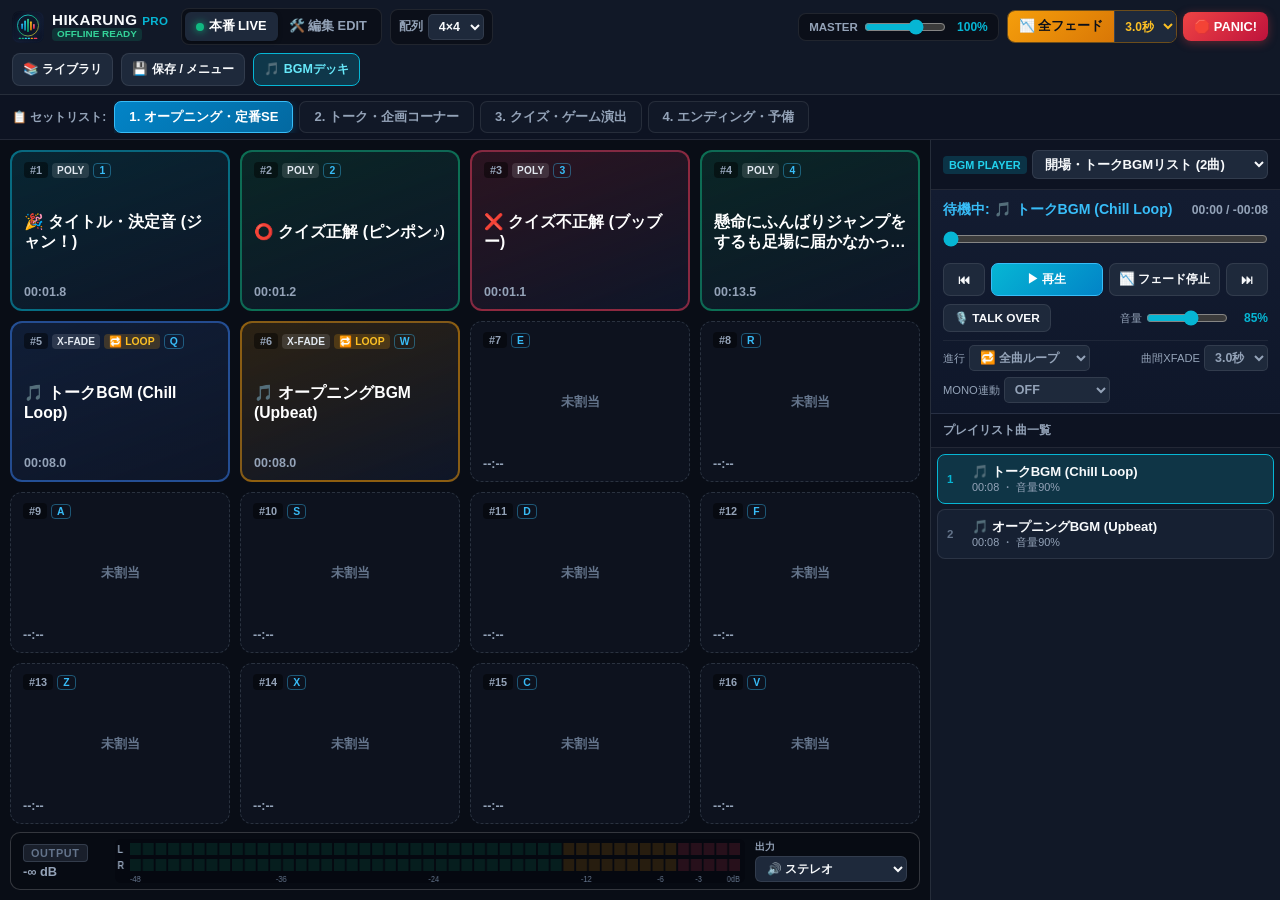
<file: index.html>
<!DOCTYPE html>
<html lang="ja">
<head>
  <meta charset="UTF-8">
  <meta name="viewport" content="width=device-width, initial-scale=1.0, maximum-scale=1.0, user-scalable=no, viewport-fit=cover">
  <meta name="apple-mobile-web-app-capable" content="yes">
  <meta name="apple-mobile-web-app-status-bar-style" content="black-translucent">
  <meta name="apple-mobile-web-app-title" content="HIKARUNG-PRO">
  <meta name="theme-color" content="#0b0f19">
  <title>HIKARUNG-PRO | 配信・イベント用ポン出し＆BGMデッキ</title>
  <link rel="manifest" href="./manifest.json">
  <link rel="icon" type="image/svg+xml" href="./icon.svg">
  <link rel="apple-touch-icon" sizes="180x180" href="./icon-180.png">
  <link rel="stylesheet" href="./styles.css">
</head>
<body>
  <div id="app" class="app-shell">
    <!-- ==================== TOP HEADER BAR ==================== -->
    <header class="topbar">
      <div class="topbar-left">
        <div class="brand">
          <img src="./icon.svg" alt="icon" class="brand-icon">
          <div class="brand-text">
            <span class="brand-title">HIKARUNG <small>PRO</small></span>
            <span id="offlineStatusBadge" class="status-badge online">OFFLINE READY</span>
          </div>
        </div>

        <!-- LIVE / EDIT Mode Switch -->
        <div class="mode-switch-group" role="group" aria-label="操作モード切替">
          <button id="btnModeLive" class="mode-btn active" type="button" title="タップで即座に発音する本番モード">
            <span class="dot live-dot"></span>本番 LIVE
          </button>
          <button id="btnModeEdit" class="mode-btn" type="button" title="タップで波形トリミングや音量・色を設定する編集モード">
            🛠️ 編集 EDIT
          </button>
        </div>

        <!-- Grid Size Selector -->
        <div class="control-pill">
          <label for="selectGridSize" class="pill-label">配列</label>
          <select id="selectGridSize" class="pill-select">
            <option value="3x3">3×3</option>
            <option value="4x3">4×3</option>
            <option value="4x4" selected>4×4</option>
            <option value="5x4">5×4</option>
            <option value="6x4">6×4</option>
          </select>
        </div>
      </div>

      <div class="topbar-center">
        <!-- Master Volume -->
        <div class="master-vol-group">
          <span class="pill-label">MASTER</span>
          <input id="sliderMasterVol" type="range" min="0" max="150" value="100" class="slider-compact">
          <span id="labelMasterVol" class="vol-readout">100%</span>
        </div>

        <!-- Master Fade Out & Panic -->
        <div class="emergency-group">
          <div class="fade-combo">
            <button id="btnMasterFade" class="btn-action btn-fadeout" type="button" title="再生中のすべての音を指定秒数でフェードアウト">
              📉 全フェード
            </button>
            <select id="selectMasterFadeSec" class="fade-sec-select" title="マスターフェードアウト秒数">
              <option value="1.5">1.5秒</option>
              <option value="3" selected>3.0秒</option>
              <option value="5">5.0秒</option>
              <option value="8">8.0秒</option>
            </select>
          </div>
          <button id="btnPanic" class="btn-action btn-panic" type="button" title="すべてのSE・BGMを即座に強制停止 (Esc)">
            🛑 PANIC!
          </button>
        </div>
      </div>

      <div class="topbar-right">
        <button id="btnToggleLibrary" class="btn-tool btn-lib-toggle" type="button" title="メディアライブラリの表示/非表示">
          📚 ライブラリ
        </button>
        <button id="btnBatchImport" class="btn-tool" type="button" title="空きパッドへ複数の音源ファイルをまとめて読み込む">
          📂 一括追加
        </button>
        <button id="btnOpenBackupModal" class="btn-tool" type="button" title="アプリ更新・操作ガイド・バックアップ保存と復元">
          💾 保存 / メニュー
        </button>
        <button id="btnToggleBgmDeck" class="btn-tool btn-bgm-toggle active" type="button" title="BGMプレイリストデッキの表示/非表示">
          🎵 BGMデッキ
        </button>
      </div>
    </header>

    <!-- ==================== SETLIST / BANK BAR ==================== -->
    <nav class="bankbar" aria-label="イベント進行バンク（セットリスト）">
      <div class="bankbar-label">📋 セットリスト:</div>
      <div id="bankTabsContainer" class="bank-tabs"></div>
      <div class="bank-actions">
        <button id="btnAddBank" class="btn-bank-ctrl" type="button" title="新しい進行バンク（ページ）を追加">＋ バンク追加</button>
        <button id="btnRenameBank" class="btn-bank-ctrl" type="button" title="現在のバンク名を変更">✏️ 名前変更</button>
        <button id="btnDeleteBank" class="btn-bank-ctrl" type="button" title="現在のバンクを削除">🗑️</button>
      </div>
    </nav>

    <!-- ==================== MAIN WORKSPACE ==================== -->
    <main class="workspace">
      <!-- Left: Media Library Panel (foobar2000-style collapsible column) -->
      <aside id="mediaLibraryPanel" class="library-panel collapsed" aria-label="メディアライブラリ">
        <div class="library-header">
          <div class="library-title-row">
            <span class="library-badge">LIBRARY</span>
            <span id="librarySourceLabel" class="library-source-name">フォルダ未指定</span>
          </div>
          <div class="library-actions">
            <button id="btnLibWatchFolder" class="btn-lib-action btn-lib-primary" type="button" title="フォルダを指定して中身を一覧表示・監視">📂 フォルダ指定</button>
            <button id="btnLibAddFiles" class="btn-lib-action" type="button" title="音源ファイルをライブラリへ追加">＋ 追加</button>
            <button id="btnLibRescan" class="btn-icon-sm hidden" type="button" title="フォルダを再スキャン">🔄</button>
            <button id="btnLibClear" class="btn-icon-sm" type="button" title="ライブラリをクリア">🗑️</button>
          </div>
        </div>

        <div id="libraryPermissionBanner" class="library-perm-banner hidden">
          <button id="btnLibResumeWatch" class="btn-lib-resume" type="button">🔓 フォルダ監視を再開</button>
        </div>

        <div class="library-filters">
          <input id="inputLibSearch" type="search" class="lib-search-input" placeholder="🔍 曲名・フォルダで絞り込み..." autocomplete="off">
          <select id="selectLibFolder" class="lib-folder-select" title="フォルダで絞り込み">
            <option value="">すべてのフォルダ</option>
          </select>
        </div>

        <div id="libraryTrackList" class="library-tracklist">
          <div class="library-empty">
            <p>📂 フォルダ指定または「＋ 追加」で音源を読み込んでください</p>
            <p class="library-empty-sub">項目をドラッグしてパッドやBGMリストへ直接ドロップできます</p>
          </div>
        </div>

        <div class="library-footer">
          <span id="libraryCountLabel">0件</span>
          <span class="library-hint">編集中: ⋮⋮ドラッグ / ▶試聴</span>
        </div>
      </aside>

      <!-- Center: Sampler Pad Grid + Stereo VU Meter -->
      <section class="pad-section">
        <div id="padGrid" class="pad-grid grid-4x4"></div>

        <!-- Master Stereo Output VU Meter (KLANG2-style bottom-left monitor) -->
        <div class="vu-meter-panel" aria-label="マスター出力VUメーター">
          <div class="vu-meter-left">
            <span id="vuOnAirLed" class="vu-led">OUTPUT</span>
            <span id="vuDbReadout" class="vu-db">-∞ dB</span>
          </div>
          <div class="vu-canvas-wrap">
            <canvas id="vuMeterCanvas" width="760" height="44"></canvas>
          </div>
          <div class="vu-output-mode">
            <label for="selectOutputMode" class="vu-mode-label">出力</label>
            <select id="selectOutputMode" class="pill-select-sm vu-mode-select" title="バランス入力へ1本挿しする際は「Lのみ出力 / R無音」を選ぶと位相打消しを防げます">
              <option value="stereo" selected>🔊 ステレオ</option>
              <option value="mono_both">🔈 モノラル L+R</option>
              <option value="mono_l_only">🔌 Lのみ出力 / R無音</option>
            </select>
          </div>
        </div>
      </section>

      <!-- Right: BGM Playlist Deck -->
      <aside id="bgmDeck" class="bgm-deck">
        <div class="bgm-deck-header">
          <div class="bgm-title-row">
            <span class="bgm-badge">BGM PLAYER</span>
            <select id="selectPlaylist" class="playlist-select" title="BGMプレイリスト切替"></select>
            <button id="btnAddPlaylist" class="btn-icon-sm" type="button" title="新規プレイリスト作成">＋</button>
            <button id="btnRenamePlaylist" class="btn-icon-sm" type="button" title="プレイリスト名変更">✏️</button>
            <button id="btnDeletePlaylist" class="btn-icon-sm" type="button" title="プレイリスト削除">🗑️</button>
          </div>
        </div>

        <!-- Now Playing Card -->
        <div class="bgm-now-playing">
          <div class="bgm-np-top">
            <div id="bgmNowTitle" class="bgm-np-title">曲を選択してください</div>
            <div id="bgmNowTime" class="bgm-np-time">00:00 / 00:00</div>
          </div>

          <div class="bgm-seek-row">
            <input id="sliderBgmSeek" type="range" min="0" max="1000" value="0" class="bgm-seek-slider">
          </div>

          <!-- Transport Controls -->
          <div class="bgm-transport">
            <button id="btnBgmPrev" class="btn-transport" type="button" title="前の曲へ">⏮</button>
            <button id="btnBgmPlayPause" class="btn-transport btn-transport-play" type="button" title="再生 / 一時停止">▶ 再生</button>
            <button id="btnBgmFadeStop" class="btn-transport" type="button" title="クロスフェード秒数でなめらかに停止">📉 フェード停止</button>
            <button id="btnBgmNext" class="btn-transport" type="button" title="次の曲へ（クロスフェード切替）">⏭</button>
          </div>

          <!-- Ducking (Talk Over) & Volume Row -->
          <div class="bgm-mixer-row">
            <button id="btnTalkOver" class="btn-talkover" type="button" title="MCトーク中にワンタップでBGM音量を25%へなめらかに減衰（もう一度押すと復帰）">
              🎙️ TALK OVER
            </button>
            <div class="bgm-vol-wrap">
              <span class="bgm-sub-label">音量</span>
              <input id="sliderBgmVol" type="range" min="0" max="150" value="85" class="slider-compact">
              <span id="labelBgmVol" class="vol-readout">85%</span>
            </div>
          </div>

          <!-- Playlist Mode & Auto Crossfade Settings -->
          <div class="bgm-options-row">
            <div class="bgm-opt-item">
              <label for="selectBgmMode">進行</label>
              <select id="selectBgmMode" class="pill-select-sm">
                <option value="all_loop" selected>🔁 全曲ループ</option>
                <option value="sequence">➡️ 順再生</option>
                <option value="one_loop">🔂 1曲リピート</option>
                <option value="single">⏹ 1曲停止</option>
                <option value="shuffle">🔀 シャッフル</option>
              </select>
            </div>
            <div class="bgm-opt-item">
              <label for="selectBgmXfade">曲間XFADE</label>
              <select id="selectBgmXfade" class="pill-select-sm">
                <option value="0">なし</option>
                <option value="1.5">1.5秒</option>
                <option value="3" selected>3.0秒</option>
                <option value="5">5.0秒</option>
                <option value="8">8.0秒</option>
              </select>
            </div>
            <div class="bgm-opt-item">
              <label for="selectBgmMonoLink" title="MONO設定のパッドと排他連動（どちらかを再生するともう一方を自動停止）">MONO連動</label>
              <select id="selectBgmMonoLink" class="pill-select-sm">
                <option value="off" selected>OFF</option>
                <option value="stop">即停止</option>
                <option value="fade">フェード停止</option>
              </select>
            </div>
          </div>
        </div>

        <!-- Track List -->
        <div class="bgm-tracklist-header">
          <span>プレイリスト曲一覧</span>
          <div class="bgm-add-btns">
            <button id="btnAddBgmFiles" class="btn-bgm-add" type="button">＋ 音源ファイル追加</button>
          </div>
        </div>
        <div id="bgmTrackList" class="bgm-tracklist"></div>
      </aside>
    </main>
  </div>

  <!-- Hidden File Inputs -->
  <input id="inputSingleAudio" type="file" accept="audio/*,.mp3,.wav,.m4a,.aac,.ogg,.flac" hidden>
  <input id="inputBatchAudio" type="file" accept="audio/*,.mp3,.wav,.m4a,.aac,.ogg,.flac" multiple hidden>
  <input id="inputBgmAudio" type="file" accept="audio/*,.mp3,.wav,.m4a,.aac,.ogg,.flac" multiple hidden>
  <input id="inputLibFolder" type="file" webkitdirectory directory multiple hidden>
  <input id="inputLibFiles" type="file" accept="audio/*,.mp3,.wav,.m4a,.aac,.ogg,.flac" multiple hidden>
  <input id="inputRestoreBackup" type="file" accept=".json,application/json" hidden>

  <!-- ==================== WAVEFORM & PAD EDITOR MODAL ==================== -->
  <div id="editorModal" class="modal-backdrop hidden" role="dialog" aria-modal="true">
    <div class="modal-card editor-modal-card">
      <div class="modal-header">
        <div class="modal-title-group">
          <span id="editorTargetBadge" class="editor-badge">PAD #1</span>
          <h2 id="editorModalTitle" class="modal-title">パッド設定・波形簡易編集</h2>
        </div>
        <div class="modal-header-actions">
          <button id="btnChangeAudioFile" class="btn-secondary" type="button">📁 音源ファイルを選択 / 差替</button>
          <button id="btnCloseEditor" class="btn-close" type="button" aria-label="閉じる">✕</button>
        </div>
      </div>

      <div class="modal-body editor-body">
        <!-- Basic Info Row -->
        <div class="editor-grid-top">
          <div class="form-group">
            <label for="inputEditName">表示タイトル名</label>
            <input id="inputEditName" type="text" class="text-input" placeholder="例: オープニングSE / 歓声">
          </div>

          <div id="padOnlyModeGroup" class="form-group">
            <label for="selectEditTriggerMode">発音モード</label>
            <select id="selectEditTriggerMode" class="select-input">
              <option value="poly">POLY — 重ね再生・連打で多重発音</option>
              <option value="retrig">RETRIG — 他と同時発音・自身は頭出し</option>
              <option value="mono">MONO — グループ内で単音切替</option>
              <option value="xfade">X-FADE — 前の音とクロスフェード切替</option>
              <option value="gate">GATE — 押している間だけ再生</option>
            </select>
          </div>

          <div id="padOnlyLoopGroup" class="form-group form-group-compact">
            <label>ループ再生</label>
            <label class="toggle-label">
              <input id="checkEditLoop" type="checkbox">
              <span>リピート</span>
            </label>
          </div>

          <div id="padOnlyKeyGroup" class="form-group form-group-compact">
            <label for="inputEditKey">キー割当</label>
            <input id="inputEditKey" type="text" maxlength="1" class="text-input key-input" placeholder="例: Q">
          </div>
        </div>

        <!-- Color Palette Row (Pad Only) -->
        <div id="padOnlyColorRow" class="color-picker-row">
          <span class="color-row-label">パッド色:</span>
          <div id="colorSwatches" class="color-swatches"></div>
        </div>

        <!-- Waveform Trimmer Section -->
        <div class="waveform-panel">
          <div class="waveform-toolbar">
            <div class="waveform-info">
              <span class="wf-label">波形トリミング＆フェード確認</span>
              <span id="labelAudioMeta" class="wf-meta">音源未割当</span>
            </div>
            <div class="waveform-smart-btns">
              <button id="btnAutoTrimSilence" class="btn-smart" type="button" title="先頭と末尾の無音部分を自動検出してトリミング">
                ✂️ 前後の無音を自動カット
              </button>
              <button id="btnAutoNormalize" class="btn-smart" type="button" title="ピーク音量を解析して最適な音量ゲインに自動補正">
                📊 音量を自動均一化
              </button>
              <button id="btnResetTrim" class="btn-smart" type="button" title="トリミング・速度・音量を初期値に戻す">
                ↺ リセット
              </button>
            </div>
          </div>

          <div class="waveform-canvas-wrap">
            <canvas id="waveformCanvas" width="900" height="150"></canvas>
            <div id="waveformEmptyOverlay" class="waveform-empty-overlay">
              <span>📂 「音源ファイルを選択」からMP3/WAV/M4A等を読み込んでください</span>
            </div>
          </div>

          <!-- Waveform Zoom & Pan Bar -->
          <div class="waveform-zoom-bar">
            <div class="wf-zoom-btns">
              <button id="btnZoomOut" class="btn-smart" type="button" title="波形を縮小">🔍−</button>
              <span id="labelZoomLevel" class="wf-zoom-readout">1.0x</span>
              <button id="btnZoomIn" class="btn-smart" type="button" title="波形を拡大して細かいトリム調整">🔍＋</button>
              <button id="btnZoomFocusIn" class="btn-smart" type="button" title="開始位置(IN)周辺へ移動">📍IN</button>
              <button id="btnZoomFocusOut" class="btn-smart" type="button" title="終了位置(OUT)周辺へ移動">📍OUT</button>
              <button id="btnZoomReset" class="btn-smart" type="button" title="全体表示に戻す">全体</button>
            </div>
            <div class="wf-pan-wrap">
              <span class="wf-pan-label">表示位置</span>
              <input id="sliderWaveformPan" type="range" min="0" max="1000" value="0" class="slider-full" disabled>
            </div>
          </div>

          <!-- Trim Sliders & Preview -->
          <div class="trim-controls-grid">
            <div class="trim-control-box">
              <div class="trim-box-head">
                <label for="sliderTrimStart">▶ 開始位置</label>
                <input id="numTrimStart" type="number" step="0.01" min="0" value="0.00" class="num-input-sm"> 秒
              </div>
              <input id="sliderTrimStart" type="range" min="0" max="100" step="0.01" value="0" class="slider-full">
            </div>

            <div class="trim-control-box">
              <div class="trim-box-head">
                <label for="sliderTrimEnd">⏹ 終了位置</label>
                <input id="numTrimEnd" type="number" step="0.01" min="0" value="0.00" class="num-input-sm"> 秒
              </div>
              <input id="sliderTrimEnd" type="range" min="0" max="100" step="0.01" value="100" class="slider-full">
            </div>

            <div class="preview-box">
              <button id="btnPreviewPlay" class="btn-preview-play" type="button">▶ トリム・編集状態でテスト試聴</button>
              <button id="btnPreviewStop" class="btn-preview-stop" type="button">⏹ 停止</button>
            </div>
          </div>
        </div>

        <!-- Audio Parameters Sliders (Volume/Gain, Fade In/Out, Speed, Pitch) -->
        <div class="params-grid">
          <div class="param-card">
            <div class="param-head">
              <label for="sliderEditGain">🔊 個別音量・ゲイン増幅</label>
              <span id="labelEditGain" class="param-val">100%</span>
            </div>
            <input id="sliderEditGain" type="range" min="0" max="300" step="1" value="100" class="slider-full">
            <div class="param-hint">※小さい音源は最大300%まで増幅可能</div>
          </div>

          <div class="param-card">
            <div class="param-head">
              <label for="sliderEditFadeIn">📈 フェードイン秒数</label>
              <span id="labelEditFadeIn" class="param-val">0.0秒</span>
            </div>
            <input id="sliderEditFadeIn" type="range" min="0" max="10" step="0.1" value="0" class="slider-full">
            <div class="param-hint">再生開始時のなめらかな立ち上がり</div>
          </div>

          <div class="param-card">
            <div class="param-head">
              <label for="sliderEditFadeOut">📉 フェードアウト秒数</label>
              <span id="labelEditFadeOut" class="param-val">2.0秒</span>
            </div>
            <input id="sliderEditFadeOut" type="range" min="0" max="15" step="0.1" value="2.0" class="slider-full">
            <div class="param-hint">フェード停止・X-FADE時の減衰秒数</div>
          </div>

          <div class="param-card">
            <div class="param-head">
              <label for="sliderEditSpeed">⏩ 再生スピード</label>
              <span id="labelEditSpeed" class="param-val">1.00x</span>
            </div>
            <input id="sliderEditSpeed" type="range" min="0.5" max="2.0" step="0.05" value="1.0" class="slider-full">
            <div class="param-hint">0.5倍速 〜 2.0倍速</div>
          </div>

          <div class="param-card">
            <div class="param-head">
              <label for="sliderEditPitch">🎵 ピッチ</label>
              <span id="labelEditPitch" class="param-val">±0 半音</span>
            </div>
            <input id="sliderEditPitch" type="range" min="-12" max="12" step="1" value="0" class="slider-full">
            <div class="param-hint">-12半音〜+12半音</div>
          </div>
        </div>
      </div>

      <div class="modal-footer">
        <button id="btnClearTarget" class="btn-danger-outline" type="button">🗑️ このパッドを空にする</button>
        <div class="modal-footer-right">
          <button id="btnSaveEditor" class="btn-primary-lg" type="button">✓ 設定を保存して閉じる</button>
        </div>
      </div>
    </div>
  </div>

  <!-- ==================== BACKUP / MENU / GUIDE MODAL ==================== -->
  <div id="menuModal" class="modal-backdrop hidden" role="dialog" aria-modal="true">
    <div class="modal-card menu-modal-card">
      <div class="modal-header">
        <div class="modal-title-group">
          <h2 class="modal-title">💾 HIKARUNG-PRO 管理メニュー</h2>
          <span id="menuVersionBadge" class="version-badge">v4.0.0</span>
        </div>
        <button id="btnCloseMenuModal" class="btn-close" type="button">✕</button>
      </div>
      <div class="modal-body menu-body">
        <div id="menuUpdateSection" class="menu-section">
          <div class="menu-section-head">
            <h3>🔄 アプリ本体の更新</h3>
            <span id="menuVersionDetail" class="version-detail">現在のバージョン: v4.0.0</span>
          </div>
          <p class="section-desc">インターネット接続時に下のボタンを押すと、<strong>端末内に登録した音源・パッド・プレイリストの設定を残したまま、アプリ本体だけを最新版に更新</strong>します。</p>
          <button id="btnUpdateAppCache" class="btn-primary-lg" type="button">🔄 アプリ本体を最新に更新して再読み込み</button>
        </div>

        <div class="menu-section">
          <h3>💡 クイック操作ガイド</h3>
          <ul class="guide-steps">
            <li><strong>本番 LIVE / 編集 EDIT:</strong> <code>本番 LIVE</code> は誤操作を防ぐロック状態でタップ即発音。<code>編集 EDIT</code> では、<strong>短くタップ</strong>で波形トリミング・音量・フェード編集、<strong>長押し＋スワイプ</strong>でパッドの位置を入れ替えられます。</li>
            <li><strong>発音モード＆一括追加:</strong> <code>POLY</code>（重ね打ち）・<code>RETRIG</code>（頭出し）・<code>MONO</code>（単音切替）・<code>X-FADE</code>（クロスフェード）・<code>GATE</code>（押下中のみ）をパッド別に設定可能。30秒以上の音源は自動で <code>X-FADE</code> になります。</li>
            <li><strong>波形トリミング＆自動補正:</strong> 編集画面では2本指ピンチやボタンで最大32倍ズームに対応。無音自動カット・音量均一化・最大300%増幅・速度/ピッチ調整をその場で試聴できます。</li>
            <li><strong>セットリスト＆キーボード:</strong> 上部タブで進行順にバンクを切替（切替中も前の音は継続）。物理キーボードはパッド位置に固定割当され、<code>Esc</code> キーでモーダルを閉じるか <code>PANIC!</code> で全音を即時停止できます。</li>
            <li><strong>BGMデッキ＆TALK OVER:</strong> 独立プレイヤーで連続再生・曲間クロスフェード・0.1秒単位のシークに対応。<code>TALK OVER</code> でMC中のBGMをなめらかに減衰、<code>MONO連動</code> でMONOパッドとの音被りを自動回避できます。</li>
            <li><strong>メディアライブラリ:</strong> 上部の <code>📚 ライブラリ</code> で左カラムを開閉。PCではフォルダ指定で自動監視、iPadでは音源プールとして一覧＆検索できます。<code>編集 EDIT</code> 中は左端の <code>⋮⋮</code> グリップからパッド／BGMへドラッグ＆ドロップ、<code>▶</code> でサンプル試聴が可能です。</li>
            <li><strong>音源データの保存仕様:</strong> パッド・BGM・iPadライブラリへ取り込んだ音源は、<strong>アプリ内部（端末のIndexedDB）へコピー保存</strong>されます。元のファイルを移動・削除しても本番中に音切れせず、不要になったパッド/BGM音源は自動でゴミ回収されます。</li>
            <li><strong>VUメーター＆出力切替:</strong> 下部VUメーターで実出力とクリップを常時監視。ミキサーのバランスモノラル入力へ1本挿しする現場では、右側の出力を <strong><code>Lのみ出力 / R無音</code></strong> にすると位相打消しを防げます。</li>
            <li><strong>オフライン＆裏画面再生:</strong> ホーム画面に追加すればネット無しでも単体動作し、別アプリ切替や画面ロック中も再生を継続します（無音待機時は自動省電力）。</li>
          </ul>
        </div>

        <div class="menu-section">
          <h3>📦 プロジェクト全体のバックアップ保存・復元</h3>
          <p class="section-desc">全バンクのパッド設定、プレイリスト、取り込んだパッド／BGM音源データを1つの <code>.json</code> ファイルとして書き出し・復元できます（※メディアライブラリのプール音源は含まれません）。</p>
          <div class="backup-btn-row">
            <button id="btnExportBackup" class="btn-secondary-lg" type="button">⬇️ 全データを書き出す</button>
            <button id="btnImportBackup" class="btn-secondary-lg" type="button">⬆️ バックアップから復元</button>
          </div>
        </div>

        <div class="menu-section danger-zone">
          <h3>⚠️ 全データの初期化</h3>
          <p class="section-desc">追加・編集したすべての音源と設定を消去し、初期サンプル6音源のみの状態へ戻します。</p>
          <button id="btnFactoryReset" class="btn-danger-outline" type="button">すべての音源・設定を初期状態に戻す</button>
        </div>
      </div>
    </div>
  </div>

  <!-- ==================== NON-BLOCKING CUSTOM DIALOG MODAL ==================== -->
  <div id="dialogModal" class="modal-backdrop hidden" role="dialog" aria-modal="true">
    <div class="modal-card dialog-modal-card">
      <div class="modal-header">
        <h2 id="dialogTitle" class="modal-title">確認</h2>
        <button id="btnDialogClose" class="btn-close" type="button">✕</button>
      </div>
      <div class="modal-body">
        <p id="dialogMessage" class="section-desc"></p>
        <input id="dialogInput" type="text" class="text-input hidden" autocomplete="off">
      </div>
      <div class="modal-footer">
        <button id="btnDialogCancel" class="btn-secondary-lg" type="button">キャンセル</button>
        <button id="btnDialogOk" class="btn-primary-lg" type="button">OK</button>
      </div>
    </div>
  </div>

  <!-- Toast Notification -->
  <div id="toastContainer" class="toast-container"></div>

  <script src="./js/constants.js"></script>
  <script src="./js/db.js"></script>
  <script src="./js/media-library.js"></script>
  <script src="./js/app.js"></script>
</body>
</html>
</file>
<file: styles.css>
:root {
  color-scheme: dark;
  --bg-root: #090d16;
  --bg-surface: #111827;
  --bg-elevated: #1e293b;
  --bg-card: #162032;
  --border-subtle: rgba(255, 255, 255, 0.09);
  --border-strong: rgba(255, 255, 255, 0.18);
  --text-main: #f8fafc;
  --text-sub: #94a3b8;
  --text-muted: #64748b;
  --accent-cyan: #06b6d4;
  --accent-emerald: #10b981;
  --accent-amber: #f59e0b;
  --accent-rose: #f43f5e;
  --accent-purple: #8b5cf6;
  --accent-blue: #3b82f6;
}

* {
  box-sizing: border-box;
  margin: 0;
  padding: 0;
  -webkit-tap-highlight-color: transparent;
}

html, body {
  width: 100%;
  height: 100%;
  overflow: hidden;
  background-color: var(--bg-root);
  color: var(--text-main);
  font-family: -apple-system, BlinkMacSystemFont, "Hiragino Sans", "Hiragino Kaku Gothic ProN", "Yu Gothic UI", "Meiryo", sans-serif;
  user-select: none;
  -webkit-user-select: none;
  -webkit-touch-callout: none;
  touch-action: manipulation;
}

input, select, button {
  font-family: inherit;
  color: inherit;
}

input[type="text"], input[type="number"], textarea {
  user-select: text;
  -webkit-user-select: text;
}

/* ==================== APP SHELL LAYOUT ==================== */
.app-shell {
  display: flex;
  flex-direction: column;
  width: 100vw;
  height: 100vh;
  height: 100dvh;
  padding-top: env(safe-area-inset-top, 0px);
  padding-bottom: env(safe-area-inset-bottom, 0px);
  padding-left: env(safe-area-inset-left, 0px);
  padding-right: env(safe-area-inset-right, 0px);
}

/* ==================== TOPBAR ==================== */
.topbar {
  display: flex;
  align-items: center;
  justify-content: space-between;
  gap: 8px;
  padding: 8px 12px;
  background: var(--bg-surface);
  border-bottom: 1px solid var(--border-subtle);
  flex-shrink: 0;
  flex-wrap: wrap;
}

.topbar-left, .topbar-center, .topbar-right {
  display: flex;
  align-items: center;
  gap: 8px;
}

.brand {
  display: flex;
  align-items: center;
  gap: 8px;
  margin-right: 4px;
}

.brand-icon {
  width: 32px;
  height: 32px;
  border-radius: 7px;
}

.brand-text {
  display: flex;
  flex-direction: column;
  line-height: 1.1;
}

.brand-title {
  font-weight: 800;
  font-size: 0.95rem;
  letter-spacing: 0.03em;
}

.brand-title small {
  color: var(--accent-cyan);
  font-size: 0.72rem;
}

.status-badge {
  font-size: 0.62rem;
  font-weight: 700;
  padding: 1px 5px;
  border-radius: 4px;
  background: rgba(16, 185, 129, 0.16);
  color: #34d399;
  width: fit-content;
}

/* Mode Switch */
.mode-switch-group {
  display: flex;
  background: #0b0f19;
  padding: 3px;
  border-radius: 8px;
  border: 1px solid var(--border-subtle);
}

.mode-btn {
  display: flex;
  align-items: center;
  gap: 5px;
  padding: 6px 11px;
  border: none;
  border-radius: 6px;
  background: transparent;
  color: var(--text-sub);
  font-size: 0.8rem;
  font-weight: 700;
  cursor: pointer;
  transition: all 0.15s ease;
}

.mode-btn.active {
  background: var(--bg-elevated);
  color: #fff;
  box-shadow: 0 1px 4px rgba(0,0,0,0.4);
}

#btnModeEdit.active {
  background: linear-gradient(135deg, #d97706, #b45309);
  color: #fff;
}

.dot {
  width: 8px;
  height: 8px;
  border-radius: 50%;
}

.live-dot {
  background: var(--accent-emerald);
  box-shadow: 0 0 8px var(--accent-emerald);
}

/* Control Pills */
.control-pill {
  display: flex;
  align-items: center;
  gap: 5px;
  background: #0b0f19;
  padding: 4px 8px;
  border-radius: 8px;
  border: 1px solid var(--border-subtle);
}

.pill-label {
  font-size: 0.72rem;
  font-weight: 700;
  color: var(--text-sub);
}

.pill-select, .pill-select-sm {
  background: var(--bg-elevated);
  border: 1px solid var(--border-subtle);
  border-radius: 5px;
  padding: 4px 6px;
  font-size: 0.78rem;
  font-weight: 600;
  cursor: pointer;
}

/* Master Volume & Emergency */
.master-vol-group {
  display: flex;
  align-items: center;
  gap: 6px;
  background: #0b0f19;
  padding: 5px 10px;
  border-radius: 8px;
  border: 1px solid var(--border-subtle);
}

.slider-compact {
  width: 82px;
  accent-color: var(--accent-cyan);
  cursor: pointer;
}

.vol-readout {
  font-size: 0.75rem;
  font-weight: 700;
  font-variant-numeric: tabular-nums;
  min-width: 36px;
  text-align: right;
  color: var(--accent-cyan);
}

.emergency-group {
  display: flex;
  align-items: center;
  gap: 6px;
}

.fade-combo {
  display: flex;
  align-items: stretch;
  border-radius: 8px;
  overflow: hidden;
  border: 1px solid rgba(245, 158, 11, 0.4);
}

.btn-action {
  border: none;
  padding: 7px 11px;
  font-size: 0.8rem;
  font-weight: 800;
  cursor: pointer;
  display: flex;
  align-items: center;
  gap: 4px;
  transition: transform 0.08s ease, filter 0.12s ease;
}

.btn-action:active {
  transform: scale(0.96);
}

.btn-fadeout {
  background: linear-gradient(135deg, #f59e0b, #d97706);
  color: #0b0f19;
}

.fade-sec-select {
  background: #1e293b;
  color: #fbbf24;
  border: none;
  border-left: 1px solid rgba(255,255,255,0.12);
  padding: 0 6px;
  font-size: 0.75rem;
  font-weight: 700;
  cursor: pointer;
}

.btn-panic {
  background: linear-gradient(135deg, #ef4444, #be123c);
  color: #fff;
  border-radius: 8px;
  box-shadow: 0 2px 10px rgba(239, 68, 68, 0.35);
}

.btn-tool {
  background: var(--bg-elevated);
  border: 1px solid var(--border-subtle);
  color: var(--text-main);
  padding: 7px 10px;
  border-radius: 8px;
  font-size: 0.78rem;
  font-weight: 700;
  cursor: pointer;
  transition: background 0.15s ease;
}

.btn-tool:hover {
  background: #283548;
}

.btn-bgm-toggle.active {
  background: rgba(6, 182, 212, 0.2);
  border-color: var(--accent-cyan);
  color: #67e8f9;
}

/* ==================== SETLIST / BANK BAR ==================== */
.bankbar {
  display: flex;
  align-items: center;
  gap: 8px;
  padding: 6px 12px;
  background: #0d1322;
  border-bottom: 1px solid var(--border-subtle);
  flex-shrink: 0;
  overflow-x: auto;
}

.bankbar-label {
  font-size: 0.75rem;
  font-weight: 700;
  color: var(--text-sub);
  white-space: nowrap;
}

.bank-tabs {
  display: flex;
  align-items: center;
  gap: 6px;
  flex: 1;
  overflow-x: auto;
  scrollbar-width: none;
}

.bank-tabs::-webkit-scrollbar {
  display: none;
}

.bank-tab {
  padding: 6px 14px;
  border-radius: 7px;
  background: var(--bg-surface);
  border: 1px solid var(--border-subtle);
  color: var(--text-sub);
  font-size: 0.82rem;
  font-weight: 700;
  white-space: nowrap;
  cursor: pointer;
  transition: all 0.12s ease;
}

.bank-tab.active {
  background: linear-gradient(135deg, #0284c7, #0369a1);
  border-color: #38bdf8;
  color: #fff;
  box-shadow: 0 2px 8px rgba(2, 132, 199, 0.35);
}

.bank-actions {
  display: flex;
  align-items: center;
  gap: 4px;
  flex-shrink: 0;
}

.btn-bank-ctrl {
  padding: 5px 9px;
  border-radius: 6px;
  background: var(--bg-elevated);
  border: 1px solid var(--border-subtle);
  color: var(--text-sub);
  font-size: 0.74rem;
  font-weight: 600;
  cursor: pointer;
  white-space: nowrap;
}

.btn-bank-ctrl:hover {
  color: #fff;
}

/* ==================== MAIN WORKSPACE ==================== */
.workspace {
  display: flex;
  flex: 1;
  min-height: 0;
  overflow: hidden;
}

.pad-section {
  flex: 1;
  min-width: 0;
  min-height: 0;
  padding: 10px;
  display: flex;
  flex-direction: column;
}

.pad-grid {
  flex: 1;
  min-height: 0;
  display: grid;
  gap: 10px;
  width: 100%;
}

.pad-grid.grid-3x3 { grid-template-columns: repeat(3, minmax(0, 1fr)); grid-template-rows: repeat(3, minmax(0, 1fr)); }
.pad-grid.grid-4x3 { grid-template-columns: repeat(4, minmax(0, 1fr)); grid-template-rows: repeat(3, minmax(0, 1fr)); }
.pad-grid.grid-4x4 { grid-template-columns: repeat(4, minmax(0, 1fr)); grid-template-rows: repeat(4, minmax(0, 1fr)); }
.pad-grid.grid-5x4 { grid-template-columns: repeat(5, minmax(0, 1fr)); grid-template-rows: repeat(4, minmax(0, 1fr)); }
.pad-grid.grid-6x4 { grid-template-columns: repeat(6, minmax(0, 1fr)); grid-template-rows: repeat(4, minmax(0, 1fr)); }

/* ==================== SAMPLER PAD CARD ==================== */
.sound-pad {
  position: relative;
  display: flex;
  flex-direction: column;
  justify-content: space-between;
  padding: 10px 12px;
  border-radius: 12px;
  background: var(--bg-card);
  border: 2px solid var(--border-subtle);
  overflow: hidden;
  cursor: pointer;
  transition: transform 0.06s ease, border-color 0.12s ease, box-shadow 0.12s ease;
  touch-action: none;
}

.sound-pad:active {
  transform: scale(0.975);
}

.sound-pad.empty-pad {
  background: rgba(17, 24, 39, 0.55);
  border: 1.5px dashed rgba(148, 163, 184, 0.22);
  color: var(--text-muted);
}

/* Pad Color Themes */
.sound-pad[data-color="cyan"]   { --pad-color: #06b6d4; --pad-bg: rgba(6, 182, 212, 0.15); }
.sound-pad[data-color="emerald"]{ --pad-color: #10b981; --pad-bg: rgba(16, 185, 129, 0.15); }
.sound-pad[data-color="amber"]  { --pad-color: #f59e0b; --pad-bg: rgba(245, 158, 11, 0.15); }
.sound-pad[data-color="rose"]   { --pad-color: #f43f5e; --pad-bg: rgba(244, 63, 94, 0.15); }
.sound-pad[data-color="purple"] { --pad-color: #8b5cf6; --pad-bg: rgba(139, 92, 246, 0.15); }
.sound-pad[data-color="blue"]   { --pad-color: #3b82f6; --pad-bg: rgba(59, 130, 246, 0.15); }
.sound-pad[data-color="pink"]   { --pad-color: #ec4899; --pad-bg: rgba(236, 72, 153, 0.15); }
.sound-pad[data-color="slate"]  { --pad-color: #94a3b8; --pad-bg: rgba(148, 163, 184, 0.15); }

.sound-pad.loaded-pad {
  background: linear-gradient(160deg, var(--pad-bg), rgba(15, 23, 42, 0.92));
  border-color: color-mix(in srgb, var(--pad-color) 50%, transparent);
}

.sound-pad.playing {
  border-color: var(--pad-color);
  box-shadow: 0 0 0 2px var(--pad-color);
}

.edit-mode .sound-pad {
  border-style: dashed;
}

.sound-pad.dragging-source {
  opacity: 0.35;
  transform: scale(0.95);
  border-color: var(--accent-cyan) !important;
}

.sound-pad.drag-over-target {
  border-style: solid !important;
  border-color: #fbbf24 !important;
  box-shadow: 0 0 0 3px rgba(251, 191, 36, 0.45), inset 0 0 20px rgba(251, 191, 36, 0.25) !important;
  transform: scale(1.02);
}

.pad-drag-ghost {
  position: fixed;
  top: 0;
  left: 0;
  z-index: 999;
  pointer-events: none;
  opacity: 0.92;
  box-shadow: 0 18px 38px rgba(0, 0, 0, 0.75), 0 0 0 2px var(--accent-cyan);
  border-style: solid !important;
  transition: none !important;
}

/* Pad Progress Overlay */
.pad-progress-bar {
  position: absolute;
  left: 0;
  bottom: 0;
  height: 5px;
  width: 0%;
  background: var(--pad-color, #06b6d4);
  pointer-events: none;
  z-index: 2;
}

/* Pad Header */
.pad-top-row {
  display: flex;
  align-items: center;
  justify-content: space-between;
  gap: 4px;
  z-index: 3;
}

.pad-badges {
  display: flex;
  align-items: center;
  gap: 4px;
  flex-wrap: wrap;
}

.pad-num-badge {
  font-size: 0.68rem;
  font-weight: 800;
  color: var(--text-sub);
  background: rgba(0, 0, 0, 0.45);
  padding: 2px 6px;
  border-radius: 4px;
}

.pad-mode-badge {
  font-size: 0.63rem;
  font-weight: 800;
  padding: 2px 5px;
  border-radius: 4px;
  background: rgba(255, 255, 255, 0.12);
  color: #e2e8f0;
  letter-spacing: 0.02em;
}

.pad-loop-badge {
  font-size: 0.65rem;
  color: #fbbf24;
  background: rgba(245, 158, 11, 0.2);
  padding: 1px 5px;
  border-radius: 4px;
  font-weight: 700;
}

.pad-key-badge {
  font-size: 0.65rem;
  font-weight: 800;
  color: #38bdf8;
  border: 1px solid rgba(56, 189, 248, 0.4);
  padding: 1px 5px;
  border-radius: 4px;
}

.pad-gear-btn {
  background: rgba(0, 0, 0, 0.45);
  border: 1px solid rgba(255,255,255,0.14);
  color: var(--text-sub);
  border-radius: 6px;
  width: 26px;
  height: 26px;
  font-size: 0.78rem;
  display: flex;
  align-items: center;
  justify-content: center;
  cursor: pointer;
  z-index: 5;
}

.pad-gear-btn:hover {
  color: #fff;
  background: rgba(255,255,255,0.18);
}

/* Pad Center Title */
.pad-title {
  font-size: 0.98rem;
  font-weight: 800;
  line-height: 1.25;
  color: #fff;
  overflow: hidden;
  display: -webkit-box;
  -webkit-line-clamp: 2;
  -webkit-box-orient: vertical;
  word-break: break-word;
  margin: auto 0;
  z-index: 3;
}

.empty-pad .pad-title {
  font-size: 0.82rem;
  font-weight: 600;
  color: var(--text-muted);
  text-align: center;
}

/* Pad Footer */
.pad-bottom-row {
  display: flex;
  align-items: center;
  justify-content: space-between;
  gap: 4px;
  z-index: 3;
}

.pad-time {
  font-size: 0.78rem;
  font-weight: 700;
  font-variant-numeric: tabular-nums;
  color: var(--text-sub);
}

.sound-pad.playing .pad-time {
  color: #fff;
  font-weight: 800;
}

.pad-mini-controls {
  display: flex;
  align-items: center;
  gap: 4px;
}

.pad-voice-count {
  font-size: 0.68rem;
  font-weight: 800;
  background: var(--pad-color, #06b6d4);
  color: #090d16;
  padding: 2px 6px;
  border-radius: 99px;
}

.pad-sub-btn {
  padding: 3px 7px;
  border-radius: 5px;
  border: 1px solid rgba(255,255,255,0.22);
  background: rgba(0, 0, 0, 0.65);
  color: #fff;
  font-size: 0.68rem;
  font-weight: 700;
  cursor: pointer;
  z-index: 5;
}

.pad-sub-btn.fade-btn {
  border-color: #fbbf24;
  color: #fbbf24;
}

.pad-sub-btn.stop-btn {
  border-color: #f87171;
  color: #f87171;
}

/* ==================== BGM PLAYLIST DECK ==================== */
.bgm-deck {
  width: 350px;
  background: var(--bg-surface);
  border-left: 1px solid var(--border-subtle);
  display: flex;
  flex-direction: column;
  flex-shrink: 0;
  transition: margin-right 0.2s ease;
}

.bgm-deck.collapsed {
  display: none;
}

.bgm-deck-header {
  padding: 10px 12px;
  border-bottom: 1px solid var(--border-subtle);
  background: #0d1322;
}

.bgm-title-row {
  display: flex;
  align-items: center;
  gap: 5px;
}

.bgm-badge {
  font-size: 0.68rem;
  font-weight: 800;
  padding: 3px 6px;
  border-radius: 4px;
  background: rgba(6, 182, 212, 0.2);
  color: #22d3ee;
  white-space: nowrap;
}

.playlist-select {
  flex: 1;
  min-width: 0;
  background: var(--bg-elevated);
  border: 1px solid var(--border-subtle);
  border-radius: 6px;
  padding: 5px 8px;
  font-size: 0.82rem;
  font-weight: 700;
}

.btn-icon-sm {
  width: 28px;
  height: 28px;
  border-radius: 6px;
  background: var(--bg-elevated);
  border: 1px solid var(--border-subtle);
  cursor: pointer;
  font-size: 0.78rem;
}

/* Now Playing Box */
.bgm-now-playing {
  padding: 10px 12px;
  background: linear-gradient(180deg, #131c31 0%, #0f172a 100%);
  border-bottom: 1px solid var(--border-subtle);
  display: flex;
  flex-direction: column;
  gap: 8px;
}

.bgm-np-top {
  display: flex;
  align-items: baseline;
  justify-content: space-between;
  gap: 8px;
}

.bgm-np-title {
  font-size: 0.88rem;
  font-weight: 800;
  color: #38bdf8;
  white-space: nowrap;
  overflow: hidden;
  text-overflow: ellipsis;
}

.bgm-np-time {
  font-size: 0.76rem;
  font-weight: 700;
  font-variant-numeric: tabular-nums;
  color: var(--text-sub);
  white-space: nowrap;
}

.bgm-seek-slider {
  width: 100%;
  height: 24px;
  accent-color: var(--accent-cyan);
  cursor: pointer;
  touch-action: pan-x;
}

.bgm-transport {
  display: grid;
  grid-template-columns: 42px 1fr 1fr 42px;
  gap: 6px;
}

.btn-transport {
  padding: 7px 6px;
  border-radius: 7px;
  background: var(--bg-elevated);
  border: 1px solid var(--border-subtle);
  font-size: 0.78rem;
  font-weight: 700;
  cursor: pointer;
}

.btn-transport-play {
  background: linear-gradient(135deg, #06b6d4, #0284c7);
  color: #fff;
  border-color: #38bdf8;
}

.btn-transport-play.playing {
  background: linear-gradient(135deg, #10b981, #059669);
  border-color: #34d399;
}

.bgm-mixer-row {
  display: flex;
  align-items: center;
  justify-content: space-between;
  gap: 8px;
}

.btn-talkover {
  padding: 6px 10px;
  border-radius: 7px;
  background: var(--bg-elevated);
  border: 1px solid var(--border-subtle);
  font-size: 0.74rem;
  font-weight: 800;
  cursor: pointer;
  white-space: nowrap;
  transition: all 0.15s ease;
}

.btn-talkover.active {
  background: linear-gradient(135deg, #f59e0b, #d97706);
  color: #090d16;
  border-color: #fde68a;
  box-shadow: 0 0 12px rgba(245, 158, 11, 0.5);
}

.bgm-vol-wrap {
  display: flex;
  align-items: center;
  gap: 4px;
  flex: 1;
  justify-content: flex-end;
}

.bgm-sub-label {
  font-size: 0.7rem;
  color: var(--text-sub);
}

.bgm-options-row {
  display: flex;
  align-items: center;
  justify-content: space-between;
  gap: 6px;
  padding-top: 4px;
  border-top: 1px solid rgba(255,255,255,0.06);
}

.bgm-opt-item {
  display: flex;
  align-items: center;
  gap: 4px;
  font-size: 0.7rem;
  color: var(--text-sub);
}

/* Playlist Tracklist */
.bgm-tracklist-header {
  display: flex;
  align-items: center;
  justify-content: space-between;
  padding: 8px 12px;
  font-size: 0.76rem;
  font-weight: 700;
  color: var(--text-sub);
  background: #0d1322;
  border-bottom: 1px solid var(--border-subtle);
}

.btn-bgm-add {
  padding: 4px 9px;
  border-radius: 6px;
  background: rgba(6, 182, 212, 0.18);
  border: 1px solid rgba(6, 182, 212, 0.45);
  color: #67e8f9;
  font-size: 0.73rem;
  font-weight: 700;
  cursor: pointer;
}

.bgm-tracklist {
  flex: 1;
  overflow-y: auto;
  padding: 6px;
  display: flex;
  flex-direction: column;
  gap: 5px;
}

.bgm-track-item {
  display: flex;
  align-items: center;
  justify-content: space-between;
  gap: 6px;
  padding: 8px 9px;
  border-radius: 8px;
  background: var(--bg-card);
  border: 1px solid var(--border-subtle);
  cursor: pointer;
}

.bgm-track-item.active {
  background: rgba(6, 182, 212, 0.18);
  border-color: var(--accent-cyan);
}

.bgm-track-left {
  display: flex;
  align-items: center;
  gap: 7px;
  min-width: 0;
  flex: 1;
}

.bgm-track-idx {
  font-size: 0.72rem;
  font-weight: 800;
  color: var(--text-muted);
  min-width: 18px;
}

.bgm-track-item.active .bgm-track-idx {
  color: var(--accent-cyan);
}

.bgm-track-info {
  min-width: 0;
  flex: 1;
}

.bgm-track-name {
  font-size: 0.82rem;
  font-weight: 700;
  white-space: nowrap;
  overflow: hidden;
  text-overflow: ellipsis;
}

.bgm-track-meta {
  font-size: 0.68rem;
  color: var(--text-sub);
}

.bgm-track-actions {
  display: flex;
  align-items: center;
  gap: 3px;
}

.btn-track-act {
  width: 25px;
  height: 25px;
  border-radius: 5px;
  border: 1px solid rgba(255,255,255,0.1);
  background: rgba(0,0,0,0.35);
  color: var(--text-sub);
  font-size: 0.72rem;
  cursor: pointer;
}

.btn-track-act:hover {
  color: #fff;
  background: rgba(255,255,255,0.15);
}

.bgm-empty-msg {
  padding: 24px 12px;
  text-align: center;
  font-size: 0.78rem;
  color: var(--text-muted);
  line-height: 1.5;
}

/* ==================== MODALS ==================== */
.modal-backdrop {
  position: fixed;
  inset: 0;
  background: rgba(3, 7, 18, 0.88);
  display: flex;
  align-items: center;
  justify-content: center;
  padding: 14px;
  z-index: 100;
}

.modal-backdrop.hidden {
  display: none;
}

.modal-card {
  background: var(--bg-surface);
  border: 1px solid var(--border-strong);
  border-radius: 14px;
  width: 100%;
  max-width: 880px;
  max-height: 94vh;
  display: flex;
  flex-direction: column;
  box-shadow: 0 20px 50px rgba(0, 0, 0, 0.65);
  overflow: hidden;
}

.modal-header {
  display: flex;
  align-items: center;
  justify-content: space-between;
  padding: 12px 16px;
  background: #0d1322;
  border-bottom: 1px solid var(--border-subtle);
}

.modal-title-group {
  display: flex;
  align-items: center;
  gap: 10px;
}

.editor-badge {
  background: var(--accent-cyan);
  color: #090d16;
  font-size: 0.74rem;
  font-weight: 800;
  padding: 3px 8px;
  border-radius: 6px;
}

.modal-title {
  font-size: 1rem;
  font-weight: 800;
}

.modal-header-actions {
  display: flex;
  align-items: center;
  gap: 8px;
}

.btn-close {
  width: 32px;
  height: 32px;
  border-radius: 8px;
  border: 1px solid var(--border-subtle);
  background: var(--bg-elevated);
  font-size: 0.95rem;
  cursor: pointer;
}

.modal-body {
  padding: 14px 16px;
  overflow-y: auto;
  display: flex;
  flex-direction: column;
  gap: 12px;
}

.editor-grid-top {
  display: grid;
  grid-template-columns: 1.4fr 1.6fr auto auto;
  gap: 10px;
  align-items: end;
}

.form-group {
  display: flex;
  flex-direction: column;
  gap: 4px;
}

.form-group label {
  font-size: 0.74rem;
  font-weight: 700;
  color: var(--text-sub);
}

.text-input, .select-input {
  background: #0b0f19;
  border: 1px solid var(--border-strong);
  border-radius: 7px;
  padding: 7px 10px;
  font-size: 0.85rem;
  font-weight: 600;
}

.key-input {
  width: 64px;
  text-align: center;
  text-transform: uppercase;
}

.toggle-label {
  display: flex;
  align-items: center;
  gap: 6px;
  background: #0b0f19;
  border: 1px solid var(--border-strong);
  padding: 7px 10px;
  border-radius: 7px;
  cursor: pointer;
  font-size: 0.82rem;
}

/* Color Picker */
.color-picker-row {
  display: flex;
  align-items: center;
  gap: 10px;
}

.color-row-label {
  font-size: 0.75rem;
  font-weight: 700;
  color: var(--text-sub);
}

.color-swatches {
  display: flex;
  gap: 8px;
  flex-wrap: wrap;
}

.color-swatch {
  width: 28px;
  height: 28px;
  border-radius: 7px;
  border: 2px solid transparent;
  cursor: pointer;
}

.color-swatch.active {
  border-color: #fff;
  transform: scale(1.12);
}

/* Waveform Panel */
.waveform-panel {
  background: #0b0f19;
  border: 1px solid var(--border-subtle);
  border-radius: 10px;
  padding: 10px 12px;
  display: flex;
  flex-direction: column;
  gap: 8px;
}

.waveform-toolbar {
  display: flex;
  align-items: center;
  justify-content: space-between;
  flex-wrap: wrap;
  gap: 8px;
}

.wf-label {
  font-size: 0.8rem;
  font-weight: 800;
  color: #38bdf8;
  margin-right: 8px;
}

.wf-meta {
  font-size: 0.74rem;
  color: var(--text-sub);
}

.waveform-smart-btns {
  display: flex;
  gap: 6px;
  flex-wrap: wrap;
}

.btn-smart {
  padding: 5px 9px;
  border-radius: 6px;
  background: var(--bg-elevated);
  border: 1px solid var(--border-subtle);
  font-size: 0.73rem;
  font-weight: 700;
  cursor: pointer;
}

.btn-smart:hover {
  background: #2d3d54;
}

.waveform-canvas-wrap {
  position: relative;
  width: 100%;
  height: 136px;
  background: #060911;
  border-radius: 8px;
  border: 1px solid rgba(255,255,255,0.08);
  overflow: hidden;
}

#waveformCanvas {
  width: 100%;
  height: 100%;
  display: block;
  touch-action: none;
  cursor: ew-resize;
}

.waveform-empty-overlay {
  position: absolute;
  inset: 0;
  display: flex;
  align-items: center;
  justify-content: center;
  background: rgba(6, 9, 17, 0.86);
  color: var(--text-sub);
  font-size: 0.84rem;
  font-weight: 600;
}

.waveform-empty-overlay.hidden {
  display: none;
}

.trim-controls-grid {
  display: grid;
  grid-template-columns: 1fr 1fr auto;
  gap: 10px;
  align-items: center;
}

.trim-control-box {
  display: flex;
  flex-direction: column;
  gap: 4px;
}

.trim-box-head {
  display: flex;
  align-items: center;
  justify-content: space-between;
  font-size: 0.74rem;
  color: var(--text-sub);
}

.num-input-sm {
  width: 68px;
  background: var(--bg-surface);
  border: 1px solid var(--border-strong);
  border-radius: 5px;
  padding: 2px 5px;
  font-size: 0.78rem;
  text-align: right;
}

.slider-full {
  width: 100%;
  accent-color: var(--accent-cyan);
  cursor: pointer;
}

.preview-box {
  display: flex;
  gap: 6px;
}

.btn-preview-play {
  padding: 9px 12px;
  border-radius: 8px;
  background: linear-gradient(135deg, #10b981, #059669);
  border: none;
  color: #fff;
  font-size: 0.78rem;
  font-weight: 800;
  cursor: pointer;
  white-space: nowrap;
}

.btn-preview-stop {
  padding: 9px 10px;
  border-radius: 8px;
  background: var(--bg-elevated);
  border: 1px solid var(--border-subtle);
  font-size: 0.78rem;
  font-weight: 700;
  cursor: pointer;
}

/* Params Grid */
.params-grid {
  display: grid;
  grid-template-columns: repeat(5, 1fr);
  gap: 8px;
}

.param-card {
  background: #0b0f19;
  border: 1px solid var(--border-subtle);
  border-radius: 8px;
  padding: 8px 10px;
  display: flex;
  flex-direction: column;
  gap: 5px;
}

.param-head {
  display: flex;
  align-items: center;
  justify-content: space-between;
  font-size: 0.73rem;
  font-weight: 700;
}

.param-val {
  color: var(--accent-cyan);
  font-weight: 800;
  font-variant-numeric: tabular-nums;
}

.param-hint {
  font-size: 0.65rem;
  color: var(--text-muted);
}

.modal-footer {
  display: flex;
  align-items: center;
  justify-content: space-between;
  padding: 10px 16px;
  background: #0d1322;
  border-top: 1px solid var(--border-subtle);
}

.btn-secondary {
  padding: 7px 12px;
  border-radius: 7px;
  background: var(--bg-elevated);
  border: 1px solid var(--accent-cyan);
  color: #67e8f9;
  font-size: 0.8rem;
  font-weight: 700;
  cursor: pointer;
}

.btn-primary-lg {
  padding: 9px 18px;
  border-radius: 8px;
  background: linear-gradient(135deg, #06b6d4, #0284c7);
  border: none;
  color: #fff;
  font-size: 0.86rem;
  font-weight: 800;
  cursor: pointer;
}

.btn-secondary-lg {
  padding: 9px 16px;
  border-radius: 8px;
  background: var(--bg-elevated);
  border: 1px solid var(--border-strong);
  color: #fff;
  font-size: 0.84rem;
  font-weight: 700;
  cursor: pointer;
}

.btn-danger-outline {
  padding: 8px 12px;
  border-radius: 8px;
  background: transparent;
  border: 1px solid rgba(244, 63, 94, 0.5);
  color: #fb7185;
  font-size: 0.78rem;
  font-weight: 700;
  cursor: pointer;
}

/* Menu Modal Sections */
.menu-section {
  background: #0b0f19;
  border: 1px solid var(--border-subtle);
  border-radius: 10px;
  padding: 12px 14px;
  display: flex;
  flex-direction: column;
  gap: 8px;
}

.menu-section h3 {
  font-size: 0.9rem;
  color: #38bdf8;
}

.menu-section-head {
  display: flex;
  align-items: center;
  justify-content: space-between;
  gap: 8px;
  flex-wrap: wrap;
}

.version-badge {
  background: rgba(6, 182, 212, 0.2);
  border: 1px solid var(--accent-cyan);
  color: #67e8f9;
  font-size: 0.76rem;
  font-weight: 800;
  padding: 2px 9px;
  border-radius: 99px;
  font-variant-numeric: tabular-nums;
}

.version-detail {
  font-size: 0.78rem;
  font-weight: 800;
  color: #34d399;
  background: rgba(16, 185, 129, 0.14);
  border: 1px solid rgba(16, 185, 129, 0.35);
  padding: 3px 9px;
  border-radius: 6px;
  font-variant-numeric: tabular-nums;
}

.section-desc {
  font-size: 0.8rem;
  color: var(--text-sub);
  line-height: 1.45;
}

.guide-steps {
  padding-left: 20px;
  font-size: 0.82rem;
  color: var(--text-main);
  line-height: 1.6;
}

.backup-btn-row {
  display: flex;
  gap: 10px;
  flex-wrap: wrap;
}

/* Toast */
.toast-container {
  position: fixed;
  bottom: 18px;
  left: 50%;
  transform: translateX(-50%);
  display: flex;
  flex-direction: column;
  gap: 6px;
  z-index: 200;
  pointer-events: none;
}

.toast {
  background: rgba(15, 23, 42, 0.95);
  border: 1px solid var(--accent-cyan);
  color: #fff;
  padding: 8px 16px;
  border-radius: 99px;
  font-size: 0.82rem;
  font-weight: 700;
  box-shadow: 0 8px 20px rgba(0,0,0,0.5);
}

/* Responsive adjustments for iPad Portrait / Smaller tablets */
@media (max-width: 960px) {
  .workspace {
    flex-direction: column;
  }
  .bgm-deck {
    width: 100%;
    height: clamp(300px, 44dvh, 440px);
    border-left: none;
    border-top: 1px solid var(--border-subtle);
  }
  .editor-grid-top {
    grid-template-columns: 1fr 1fr;
  }
  .params-grid {
    grid-template-columns: repeat(2, 1fr);
  }
  .trim-controls-grid {
    grid-template-columns: 1fr;
  }
}

/* ==================== LIVE MODE SAFETY LOCK ==================== */
body:not(.edit-mode-active) .pad-gear-btn,
body:not(.edit-mode-active) .bank-actions,
body:not(.edit-mode-active) .bgm-deck-header .btn-icon-sm,
body:not(.edit-mode-active) .bgm-track-actions,
body:not(.edit-mode-active) .bgm-add-btns {
  display: none !important;
}

.modal-card {
  max-height: 94dvh;
}

.btn-track-act {
  width: 30px;
  height: 30px;
}

.btn-track-act.btn-trk-del {
  margin-left: 5px;
  border-color: rgba(244, 63, 94, 0.35);
  color: #fb7185;
}

.pad-sub-btn {
  padding: 5px 9px;
}

.bank-tab.has-playing {
  border-color: var(--accent-emerald);
  box-shadow: inset 0 -2px 0 var(--accent-emerald);
}


/* ==================== STEREO VU METER PANEL ==================== */
.vu-meter-panel {
  display: flex;
  align-items: center;
  gap: 10px;
  margin-top: 8px;
  padding: 6px 12px;
  background: #070b13;
  border: 1px solid var(--border-strong);
  border-radius: 10px;
  flex-shrink: 0;
}

.vu-meter-left {
  display: flex;
  flex-direction: column;
  align-items: flex-start;
  justify-content: center;
  min-width: 82px;
  gap: 2px;
}

.vu-led {
  font-size: 0.68rem;
  font-weight: 900;
  letter-spacing: 0.06em;
  padding: 2px 7px;
  border-radius: 4px;
  background: rgba(100, 116, 139, 0.2);
  color: var(--text-muted);
  border: 1px solid rgba(100, 116, 139, 0.35);
}

.vu-led.active {
  background: rgba(16, 185, 129, 0.22);
  color: #34d399;
  border-color: #10b981;
}

.vu-led.clip {
  background: rgba(244, 63, 94, 0.3);
  color: #fb7185;
  border-color: #f43f5e;
}

.vu-db {
  font-size: 0.8rem;
  font-weight: 800;
  font-variant-numeric: tabular-nums;
  color: var(--text-sub);
}

.vu-canvas-wrap {
  flex: 1;
  min-width: 0;
  height: 44px;
}

#vuMeterCanvas {
  width: 100%;
  height: 100%;
  display: block;
  border-radius: 6px;
}

/* ==================== WAVEFORM ZOOM & PAN BAR ==================== */
.waveform-zoom-bar {
  display: flex;
  align-items: center;
  justify-content: space-between;
  gap: 10px;
  flex-wrap: wrap;
}

.wf-zoom-btns {
  display: flex;
  align-items: center;
  gap: 5px;
  flex-wrap: wrap;
}

.wf-zoom-readout {
  font-size: 0.78rem;
  font-weight: 800;
  color: var(--accent-cyan);
  min-width: 40px;
  text-align: center;
  font-variant-numeric: tabular-nums;
}

.wf-pan-wrap {
  display: flex;
  align-items: center;
  gap: 6px;
  flex: 1;
  min-width: 180px;
}

.wf-pan-label {
  font-size: 0.72rem;
  color: var(--text-sub);
  white-space: nowrap;
}

/* ==================== NON-BLOCKING DIALOG MODAL ==================== */
.dialog-modal-card {
  max-width: 440px;
}

.hidden {
  display: none !important;
}

.bgm-options-row {
  flex-wrap: wrap;
}


/* ==================== OUTPUT MODE SELECTOR (STEREO / MONO / 1-CABLE) ==================== */
.vu-output-mode {
  display: flex;
  flex-direction: column;
  gap: 2px;
  flex-shrink: 0;
}

.vu-mode-label {
  font-size: 0.65rem;
  font-weight: 700;
  color: var(--text-sub);
}

.vu-mode-select {
  font-size: 0.74rem;
  padding: 4px 7px;
  border-radius: 6px;
}

.vu-mode-select.mono-active {
  border-color: var(--accent-amber);
  color: #fde68a;
  background: rgba(245, 158, 11, 0.16);
}


/* ==================== MEDIA LIBRARY COLUMN (LEFT) ==================== */
.btn-lib-toggle.active {
  background: rgba(16, 185, 129, 0.2);
  border-color: var(--accent-emerald);
  color: #6ee7b7;
}

.library-panel {
  width: 280px;
  min-width: 240px;
  max-width: 320px;
  background: var(--bg-surface);
  border-right: 1px solid var(--border-subtle);
  display: flex;
  flex-direction: column;
  flex-shrink: 0;
  min-height: 0;
  overflow: hidden;
}

.library-panel.collapsed {
  display: none;
}

.library-header {
  padding: 9px 10px 8px;
  border-bottom: 1px solid var(--border-subtle);
  background: #0d1322;
  display: flex;
  flex-direction: column;
  gap: 7px;
  flex-shrink: 0;
}

.library-title-row {
  display: flex;
  align-items: center;
  gap: 7px;
  min-width: 0;
}

.library-badge {
  font-size: 0.66rem;
  font-weight: 900;
  letter-spacing: 0.06em;
  padding: 2px 6px;
  border-radius: 4px;
  background: rgba(16, 185, 129, 0.2);
  color: #34d399;
  border: 1px solid rgba(16, 185, 129, 0.45);
  flex-shrink: 0;
}

.library-source-name {
  font-size: 0.75rem;
  font-weight: 700;
  color: var(--text-sub);
  white-space: nowrap;
  overflow: hidden;
  text-overflow: ellipsis;
  min-width: 0;
}

.library-actions {
  display: flex;
  align-items: center;
  gap: 5px;
}

.btn-lib-action {
  padding: 4px 8px;
  border-radius: 6px;
  background: var(--bg-elevated);
  border: 1px solid var(--border-subtle);
  color: var(--text-main);
  font-size: 0.72rem;
  font-weight: 700;
  cursor: pointer;
  white-space: nowrap;
}

.btn-lib-primary {
  background: rgba(16, 185, 129, 0.18);
  border-color: rgba(16, 185, 129, 0.45);
  color: #6ee7b7;
  flex: 1;
}

.library-perm-banner {
  padding: 7px 10px;
  background: rgba(245, 158, 11, 0.14);
  border-bottom: 1px solid rgba(245, 158, 11, 0.35);
  flex-shrink: 0;
}

.btn-lib-resume {
  width: 100%;
  padding: 6px 8px;
  border-radius: 6px;
  background: rgba(245, 158, 11, 0.24);
  border: 1px solid var(--accent-amber);
  color: #fde68a;
  font-size: 0.74rem;
  font-weight: 800;
  cursor: pointer;
}

.library-filters {
  padding: 7px 8px;
  display: flex;
  flex-direction: column;
  gap: 5px;
  border-bottom: 1px solid var(--border-subtle);
  background: rgba(15, 23, 42, 0.6);
  flex-shrink: 0;
}

.lib-search-input,
.lib-folder-select {
  width: 100%;
  padding: 5px 8px;
  border-radius: 6px;
  background: var(--bg-root);
  border: 1px solid var(--border-subtle);
  color: var(--text-main);
  font-size: 0.76rem;
  user-select: text;
  -webkit-user-select: text;
}

.lib-search-input:focus,
.lib-folder-select:focus {
  outline: none;
  border-color: var(--accent-emerald);
}

.library-tracklist {
  flex: 1;
  min-height: 0;
  overflow-y: auto;
  padding: 5px;
  display: flex;
  flex-direction: column;
  gap: 3px;
  -webkit-overflow-scrolling: touch;
}

.library-empty {
  margin: auto 10px;
  text-align: center;
  color: var(--text-muted);
  font-size: 0.76rem;
  line-height: 1.5;
}

.library-empty-sub {
  margin-top: 6px;
  font-size: 0.7rem;
  color: var(--text-sub);
}

.lib-item {
  display: flex;
  align-items: center;
  gap: 6px;
  padding: 6px 7px;
  border-radius: 7px;
  background: var(--bg-card);
  border: 1px solid rgba(148, 163, 184, 0.14);
  cursor: grab;
  transition: background 0.1s ease, border-color 0.1s ease;
}

.lib-item:hover {
  background: #243046;
  border-color: rgba(52, 211, 153, 0.45);
}

.lib-item.dragging-source {
  opacity: 0.4;
}

.lib-drag-grip {
  color: var(--text-sub);
  font-size: 0.9rem;
  font-weight: 900;
  line-height: 1;
  padding: 8px 6px;
  margin: -4px 0 -4px -3px;
  border-radius: 5px;
  background: rgba(148, 163, 184, 0.08);
  cursor: grab;
  touch-action: none;
  flex-shrink: 0;
}

.lib-item-main {
  flex: 1;
  min-width: 0;
  display: flex;
  flex-direction: column;
  gap: 1px;
}

.lib-item-name {
  font-size: 0.78rem;
  font-weight: 700;
  color: var(--text-main);
  white-space: nowrap;
  overflow: hidden;
  text-overflow: ellipsis;
}

.lib-item-folder {
  font-size: 0.65rem;
  color: var(--text-muted);
  white-space: nowrap;
  overflow: hidden;
  text-overflow: ellipsis;
}

.lib-item-ext {
  font-size: 0.62rem;
  font-weight: 800;
  padding: 2px 5px;
  border-radius: 4px;
  background: rgba(56, 189, 248, 0.14);
  color: #7dd3fc;
  flex-shrink: 0;
  text-transform: uppercase;
}

.library-footer {
  padding: 5px 10px;
  border-top: 1px solid var(--border-subtle);
  background: #0d1322;
  display: flex;
  align-items: center;
  justify-content: space-between;
  font-size: 0.68rem;
  color: var(--text-sub);
  flex-shrink: 0;
}

.library-hint {
  color: var(--text-muted);
}

/* Floating Drag Ghost & Drop Target Highlights */
.lib-drag-ghost {
  position: fixed;
  z-index: 9999;
  pointer-events: none;
  padding: 8px 13px;
  border-radius: 10px;
  background: rgba(16, 185, 129, 0.94);
  color: #06131c;
  font-size: 0.82rem;
  font-weight: 800;
  box-shadow: 0 10px 28px rgba(0, 0, 0, 0.55);
  max-width: 260px;
  white-space: nowrap;
  overflow: hidden;
  text-overflow: ellipsis;
  transform: translate(-50%, -120%);
}

.sound-pad.lib-drop-target {
  border-color: #34d399 !important;
  box-shadow: 0 0 0 3px rgba(52, 211, 153, 0.45), inset 0 0 22px rgba(16, 185, 129, 0.28) !important;
  transform: scale(1.02);
}

.bgm-deck.lib-drop-target {
  box-shadow: inset 0 0 0 3px #34d399, inset 0 0 24px rgba(16, 185, 129, 0.22);
}

@media (max-width: 1240px) and (min-width: 961px) {
  .library-panel {
    width: 230px;
    min-width: 210px;
  }
  .bgm-deck {
    width: 295px;
    min-width: 265px;
  }
}

@media (max-width: 960px) {
  .library-panel {
    width: 100%;
    max-width: none;
    height: clamp(230px, 36dvh, 340px);
    border-right: none;
    border-bottom: 1px solid var(--border-subtle);
  }
}

/* Media Library Sample Preview & Delete Buttons (EDIT mode only) */
.btn-lib-preview,
.btn-lib-del {
  width: 26px;
  height: 26px;
  border-radius: 6px;
  font-size: 0.7rem;
  font-weight: 900;
  display: inline-flex;
  align-items: center;
  justify-content: center;
  cursor: pointer;
  flex-shrink: 0;
  transition: background 0.12s ease, transform 0.08s ease;
}

.btn-lib-preview {
  border: 1px solid rgba(56, 189, 248, 0.35);
  background: rgba(56, 189, 248, 0.14);
  color: #7dd3fc;
}

.btn-lib-del {
  border: 1px solid rgba(244, 63, 94, 0.35);
  background: rgba(244, 63, 94, 0.12);
  color: #fda4af;
}

.btn-lib-preview:active,
.btn-lib-del:active {
  transform: scale(0.92);
}

.lib-item.previewing {
  border-color: var(--accent-cyan);
  background: rgba(6, 182, 212, 0.16);
}

.lib-item.previewing .btn-lib-preview {
  background: rgba(244, 63, 94, 0.25);
  border-color: var(--accent-rose);
  color: #fda4af;
}

body:not(.edit-mode-active) .edit-only-lib,
body:not(.edit-mode-active) #btnBatchImport,
body:not(.edit-mode-active) #btnLibClear {
  display: none !important;
}

body:not(.edit-mode-active) .lib-drag-grip {
  opacity: 0.35;
  cursor: not-allowed;
}

.btn-tool,
.btn-action {
  white-space: nowrap;
}

.vu-meter-panel {
  flex-wrap: wrap;
}
</file>
